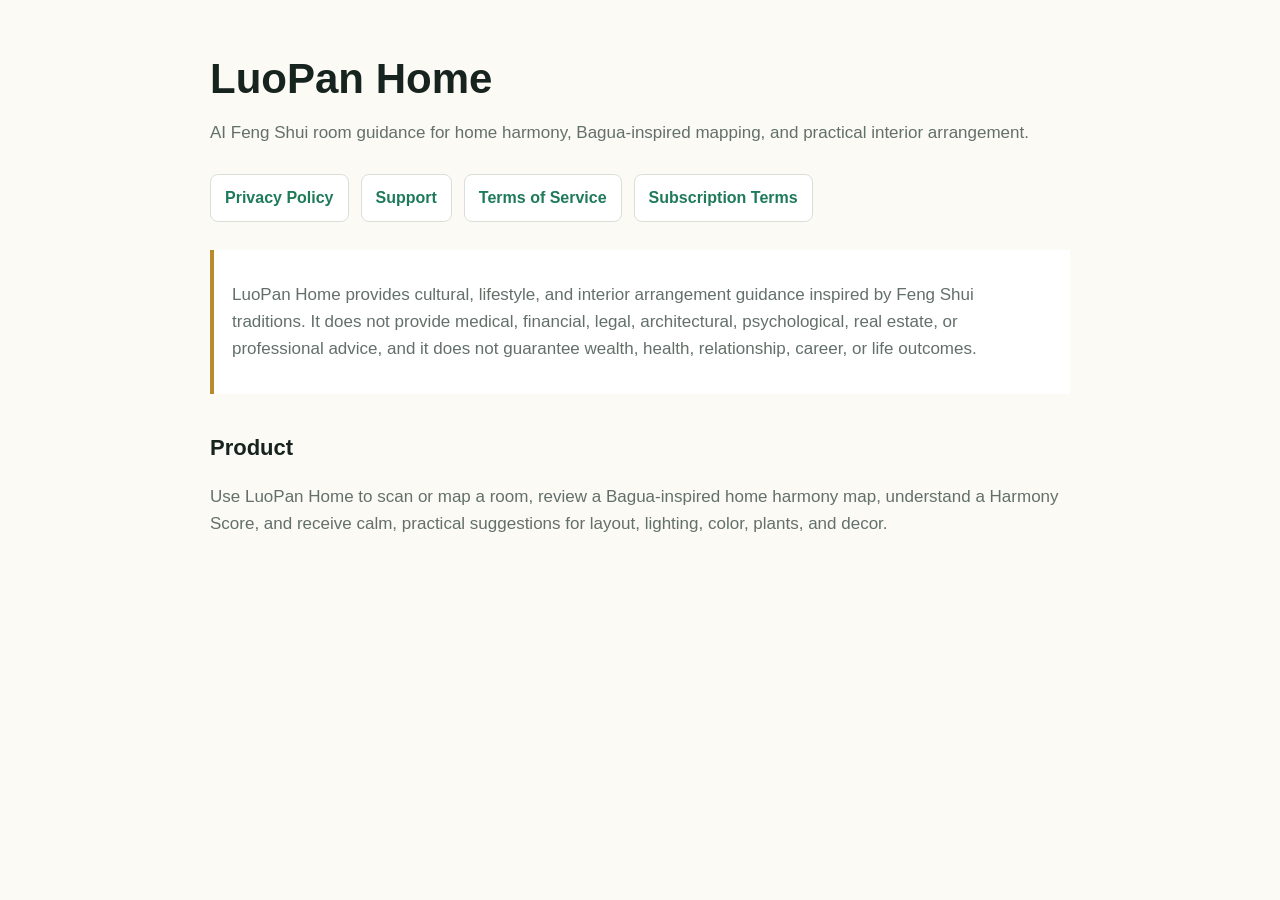
<file: index.html>
<!doctype html>
<html lang="en">
<head>
  <meta charset="utf-8">
  <meta name="viewport" content="width=device-width, initial-scale=1">
  <link rel="stylesheet" href="motion.css?v=20260915">
  <script src="motion.js?v=20260915" defer></script>
  <title>LuoPan Home</title>
  <style>
    :root {
      color-scheme: light;
      --ink: #17231f;
      --muted: #63706a;
      --jade: #1f7a5a;
      --gold: #b98b2f;
      --paper: #fbfaf5;
      --line: #d9ded6;
    }
    body {
      margin: 0;
      font-family: -apple-system, BlinkMacSystemFont, "Segoe UI", sans-serif;
      color: var(--ink);
      background: var(--paper);
      line-height: 1.6;
    }
    main {
      max-width: 860px;
      margin: 0 auto;
      padding: 56px 24px;
    }
    h1 {
      margin: 0 0 12px;
      font-size: 42px;
      line-height: 1.1;
    }
    h2 {
      margin-top: 36px;
      font-size: 22px;
    }
    p {
      color: var(--muted);
      font-size: 17px;
    }
    nav {
      display: flex;
      flex-wrap: wrap;
      gap: 12px;
      margin-top: 28px;
    }
    a {
      color: var(--jade);
      font-weight: 650;
    }
    nav a {
      border: 1px solid var(--line);
      border-radius: 8px;
      padding: 10px 14px;
      text-decoration: none;
      background: #fff;
    }
    .note {
      border-left: 4px solid var(--gold);
      padding: 14px 18px;
      background: #fff;
      margin-top: 28px;
    }
  </style>
<script src="site-analytics.js" defer></script>
</head>
<body>
  <main>
    <h1>LuoPan Home</h1>
    <p>AI Feng Shui room guidance for home harmony, Bagua-inspired mapping, and practical interior arrangement.</p>
    <nav>
      <a href="privacy.html">Privacy Policy</a>
      <a href="support.html">Support</a>
      <a href="terms.html">Terms of Service</a>
      <a href="subscription-terms.html">Subscription Terms</a>
    </nav>

    <section class="note">
      <p>LuoPan Home provides cultural, lifestyle, and interior arrangement guidance inspired by Feng Shui traditions. It does not provide medical, financial, legal, architectural, psychological, real estate, or professional advice, and it does not guarantee wealth, health, relationship, career, or life outcomes.</p>
    </section>

    <h2>Product</h2>
    <p>Use LuoPan Home to scan or map a room, review a Bagua-inspired home harmony map, understand a Harmony Score, and receive calm, practical suggestions for layout, lighting, color, plants, and decor.</p>
  </main>
</body>
</html>
</file>
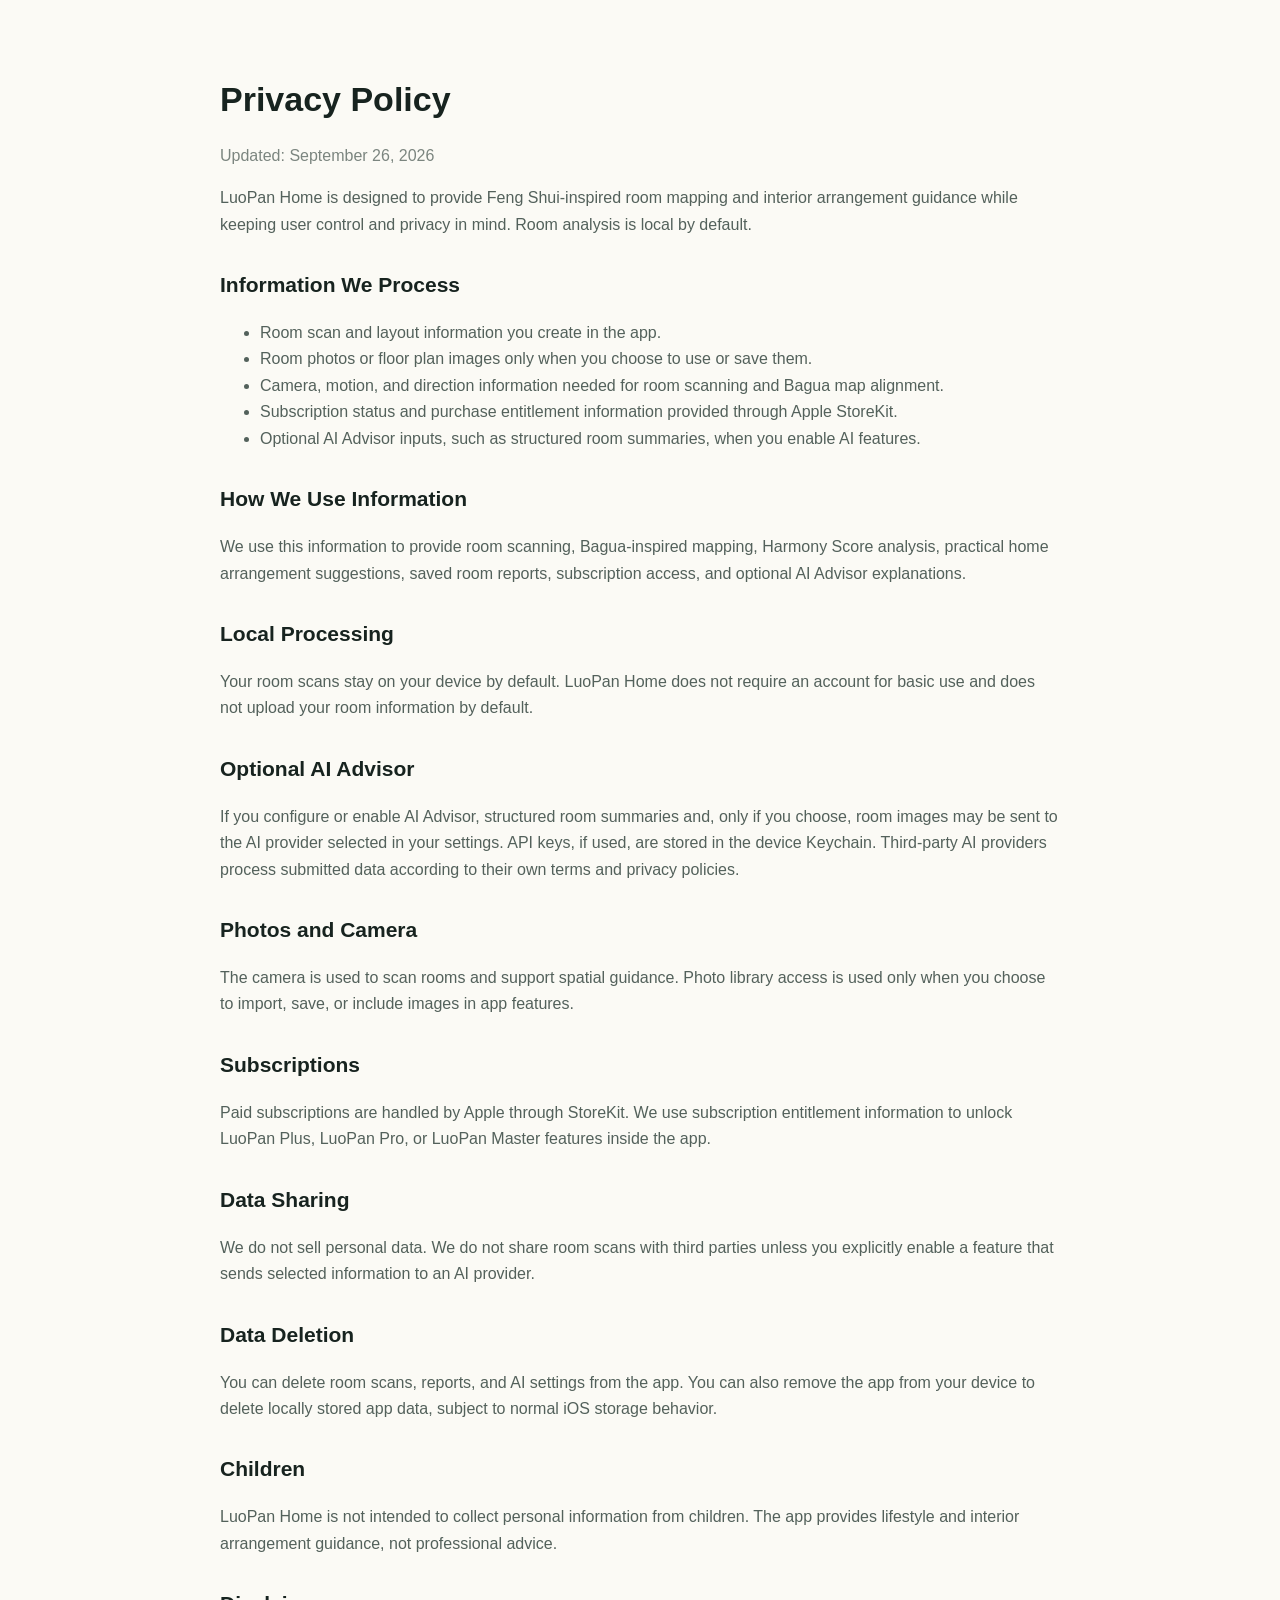
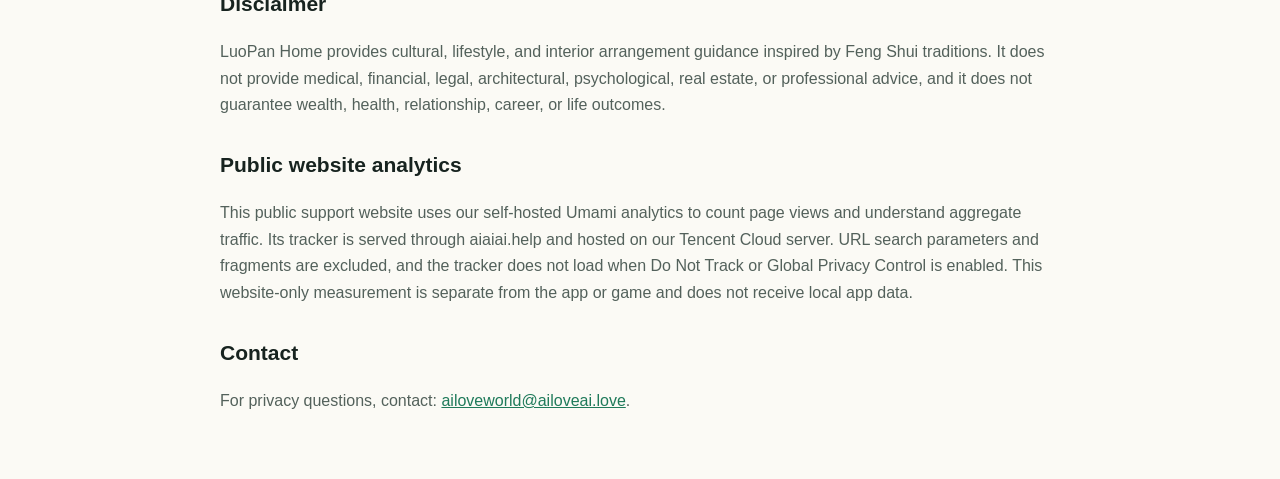
<file: privacy.html>
<!doctype html>
<html lang="en">
<head>
  <meta charset="utf-8">
  <meta name="viewport" content="width=device-width, initial-scale=1">
  <link rel="stylesheet" href="motion.css?v=20260915">
  <script src="motion.js?v=20260915" defer></script>
  <title>Privacy Policy - LuoPan Home</title>
  <style>
    body { margin: 0; font-family: -apple-system, BlinkMacSystemFont, "Segoe UI", sans-serif; color: #17231f; background: #fbfaf5; line-height: 1.65; }
    main { max-width: 840px; margin: 0 auto; padding: 48px 24px; }
    h1 { margin-bottom: 4px; font-size: 34px; }
    h2 { margin-top: 30px; font-size: 21px; }
    p, li { color: #53615b; font-size: 16px; }
    a { color: #1f7a5a; }
    .updated { color: #7b857f; }
  </style>
<script src="site-analytics.js" defer></script>
</head>
<body>
  <main>
    <h1>Privacy Policy</h1>
    <p class="updated">Updated: September 26, 2026</p>

    <p>LuoPan Home is designed to provide Feng Shui-inspired room mapping and interior arrangement guidance while keeping user control and privacy in mind. Room analysis is local by default.</p>

    <h2>Information We Process</h2>
    <ul>
      <li>Room scan and layout information you create in the app.</li>
      <li>Room photos or floor plan images only when you choose to use or save them.</li>
      <li>Camera, motion, and direction information needed for room scanning and Bagua map alignment.</li>
      <li>Subscription status and purchase entitlement information provided through Apple StoreKit.</li>
      <li>Optional AI Advisor inputs, such as structured room summaries, when you enable AI features.</li>
    </ul>

    <h2>How We Use Information</h2>
    <p>We use this information to provide room scanning, Bagua-inspired mapping, Harmony Score analysis, practical home arrangement suggestions, saved room reports, subscription access, and optional AI Advisor explanations.</p>

    <h2>Local Processing</h2>
    <p>Your room scans stay on your device by default. LuoPan Home does not require an account for basic use and does not upload your room information by default.</p>

    <h2>Optional AI Advisor</h2>
    <p>If you configure or enable AI Advisor, structured room summaries and, only if you choose, room images may be sent to the AI provider selected in your settings. API keys, if used, are stored in the device Keychain. Third-party AI providers process submitted data according to their own terms and privacy policies.</p>

    <h2>Photos and Camera</h2>
    <p>The camera is used to scan rooms and support spatial guidance. Photo library access is used only when you choose to import, save, or include images in app features.</p>

    <h2>Subscriptions</h2>
    <p>Paid subscriptions are handled by Apple through StoreKit. We use subscription entitlement information to unlock LuoPan Plus, LuoPan Pro, or LuoPan Master features inside the app.</p>

    <h2>Data Sharing</h2>
    <p>We do not sell personal data. We do not share room scans with third parties unless you explicitly enable a feature that sends selected information to an AI provider.</p>

    <h2>Data Deletion</h2>
    <p>You can delete room scans, reports, and AI settings from the app. You can also remove the app from your device to delete locally stored app data, subject to normal iOS storage behavior.</p>

    <h2>Children</h2>
    <p>LuoPan Home is not intended to collect personal information from children. The app provides lifestyle and interior arrangement guidance, not professional advice.</p>

    <h2>Disclaimer</h2>
    <p>LuoPan Home provides cultural, lifestyle, and interior arrangement guidance inspired by Feng Shui traditions. It does not provide medical, financial, legal, architectural, psychological, real estate, or professional advice, and it does not guarantee wealth, health, relationship, career, or life outcomes.</p>

<h2>Public website analytics</h2>
<p>This public support website uses our self-hosted Umami analytics to count page views and understand aggregate traffic. Its tracker is served through aiaiai.help and hosted on our Tencent Cloud server. URL search parameters and fragments are excluded, and the tracker does not load when Do Not Track or Global Privacy Control is enabled. This website-only measurement is separate from the app or game and does not receive local app data.</p>
    <h2>Contact</h2>
    <p>For privacy questions, contact: <a href="mailto:ailoveworld@ailoveai.love">ailoveworld@ailoveai.love</a>.</p>
  </main>
</body>
</html>
</file>
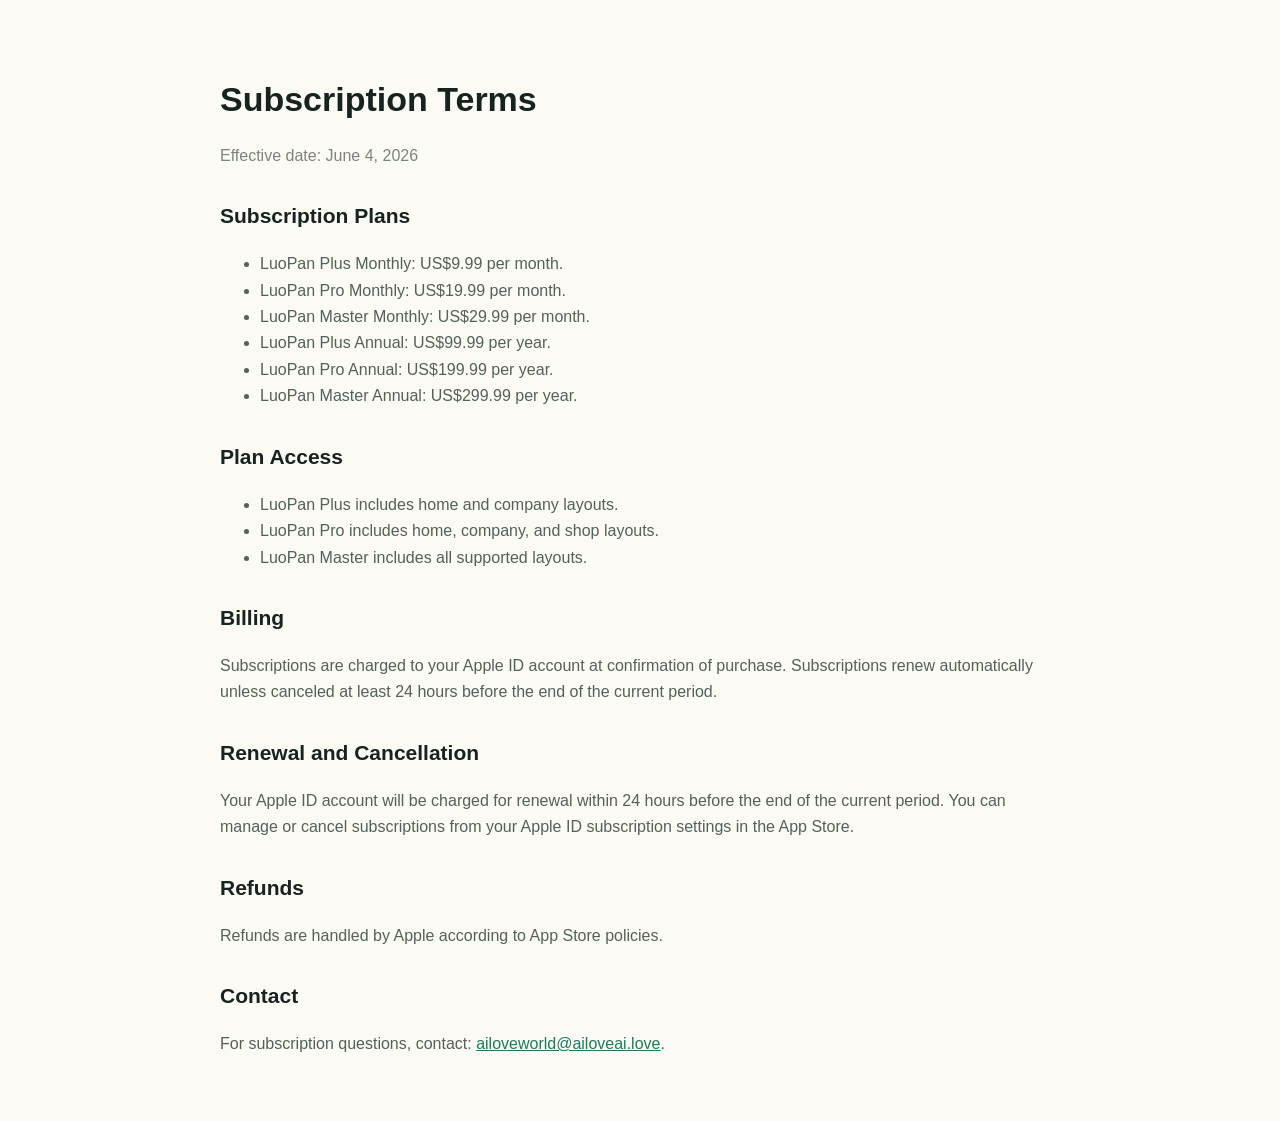
<file: subscription-terms.html>
<!doctype html>
<html lang="en">
<head>
  <meta charset="utf-8">
  <meta name="viewport" content="width=device-width, initial-scale=1">
  <link rel="stylesheet" href="motion.css?v=20260915">
  <script src="motion.js?v=20260915" defer></script>
  <title>Subscription Terms - LuoPan Home</title>
  <style>
    body { margin: 0; font-family: -apple-system, BlinkMacSystemFont, "Segoe UI", sans-serif; color: #17231f; background: #fbfaf5; line-height: 1.65; }
    main { max-width: 840px; margin: 0 auto; padding: 48px 24px; }
    h1 { margin-bottom: 4px; font-size: 34px; }
    h2 { margin-top: 30px; font-size: 21px; }
    p, li { color: #53615b; font-size: 16px; }
    a { color: #1f7a5a; }
    .updated { color: #7b857f; }
  </style>
<script src="site-analytics.js" defer></script>
</head>
<body>
  <main>
    <h1>Subscription Terms</h1>
    <p class="updated">Effective date: June 4, 2026</p>

    <h2>Subscription Plans</h2>
    <ul>
      <li>LuoPan Plus Monthly: US$9.99 per month.</li>
      <li>LuoPan Pro Monthly: US$19.99 per month.</li>
      <li>LuoPan Master Monthly: US$29.99 per month.</li>
      <li>LuoPan Plus Annual: US$99.99 per year.</li>
      <li>LuoPan Pro Annual: US$199.99 per year.</li>
      <li>LuoPan Master Annual: US$299.99 per year.</li>
    </ul>

    <h2>Plan Access</h2>
    <ul>
      <li>LuoPan Plus includes home and company layouts.</li>
      <li>LuoPan Pro includes home, company, and shop layouts.</li>
      <li>LuoPan Master includes all supported layouts.</li>
    </ul>

    <h2>Billing</h2>
    <p>Subscriptions are charged to your Apple ID account at confirmation of purchase. Subscriptions renew automatically unless canceled at least 24 hours before the end of the current period.</p>

    <h2>Renewal and Cancellation</h2>
    <p>Your Apple ID account will be charged for renewal within 24 hours before the end of the current period. You can manage or cancel subscriptions from your Apple ID subscription settings in the App Store.</p>

    <h2>Refunds</h2>
    <p>Refunds are handled by Apple according to App Store policies.</p>

    <h2>Contact</h2>
    <p>For subscription questions, contact: <a href="mailto:ailoveworld@ailoveai.love">ailoveworld@ailoveai.love</a>.</p>
  </main>
</body>
</html>
</file>
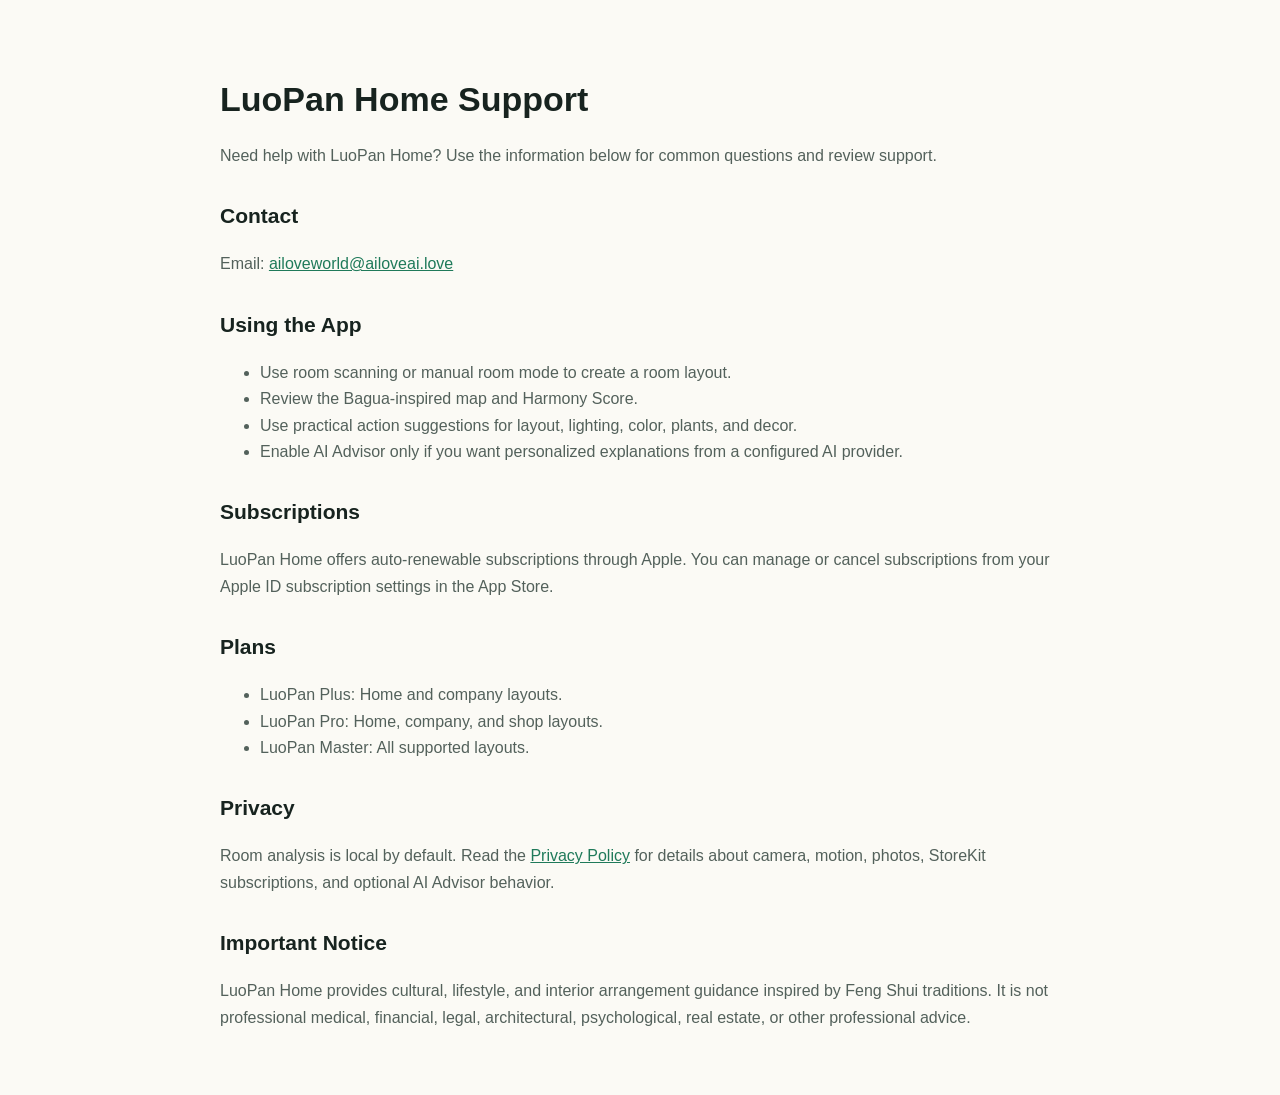
<file: support.html>
<!doctype html>
<html lang="en">
<head>
  <meta charset="utf-8">
  <meta name="viewport" content="width=device-width, initial-scale=1">
  <link rel="stylesheet" href="motion.css?v=20260915">
  <script src="motion.js?v=20260915" defer></script>
  <title>Support - LuoPan Home</title>
  <style>
    body { margin: 0; font-family: -apple-system, BlinkMacSystemFont, "Segoe UI", sans-serif; color: #17231f; background: #fbfaf5; line-height: 1.65; }
    main { max-width: 840px; margin: 0 auto; padding: 48px 24px; }
    h1 { margin-bottom: 4px; font-size: 34px; }
    h2 { margin-top: 30px; font-size: 21px; }
    p, li { color: #53615b; font-size: 16px; }
    a { color: #1f7a5a; }
  </style>
<script src="site-analytics.js" defer></script>
</head>
<body>
  <main>
    <h1>LuoPan Home Support</h1>
    <p>Need help with LuoPan Home? Use the information below for common questions and review support.</p>

    <h2>Contact</h2>
    <p>Email: <a href="mailto:ailoveworld@ailoveai.love">ailoveworld@ailoveai.love</a></p>

    <h2>Using the App</h2>
    <ul>
      <li>Use room scanning or manual room mode to create a room layout.</li>
      <li>Review the Bagua-inspired map and Harmony Score.</li>
      <li>Use practical action suggestions for layout, lighting, color, plants, and decor.</li>
      <li>Enable AI Advisor only if you want personalized explanations from a configured AI provider.</li>
    </ul>

    <h2>Subscriptions</h2>
    <p>LuoPan Home offers auto-renewable subscriptions through Apple. You can manage or cancel subscriptions from your Apple ID subscription settings in the App Store.</p>

    <h2>Plans</h2>
    <ul>
      <li>LuoPan Plus: Home and company layouts.</li>
      <li>LuoPan Pro: Home, company, and shop layouts.</li>
      <li>LuoPan Master: All supported layouts.</li>
    </ul>

    <h2>Privacy</h2>
    <p>Room analysis is local by default. Read the <a href="privacy.html">Privacy Policy</a> for details about camera, motion, photos, StoreKit subscriptions, and optional AI Advisor behavior.</p>

    <h2>Important Notice</h2>
    <p>LuoPan Home provides cultural, lifestyle, and interior arrangement guidance inspired by Feng Shui traditions. It is not professional medical, financial, legal, architectural, psychological, real estate, or other professional advice.</p>
  </main>
</body>
</html>
</file>
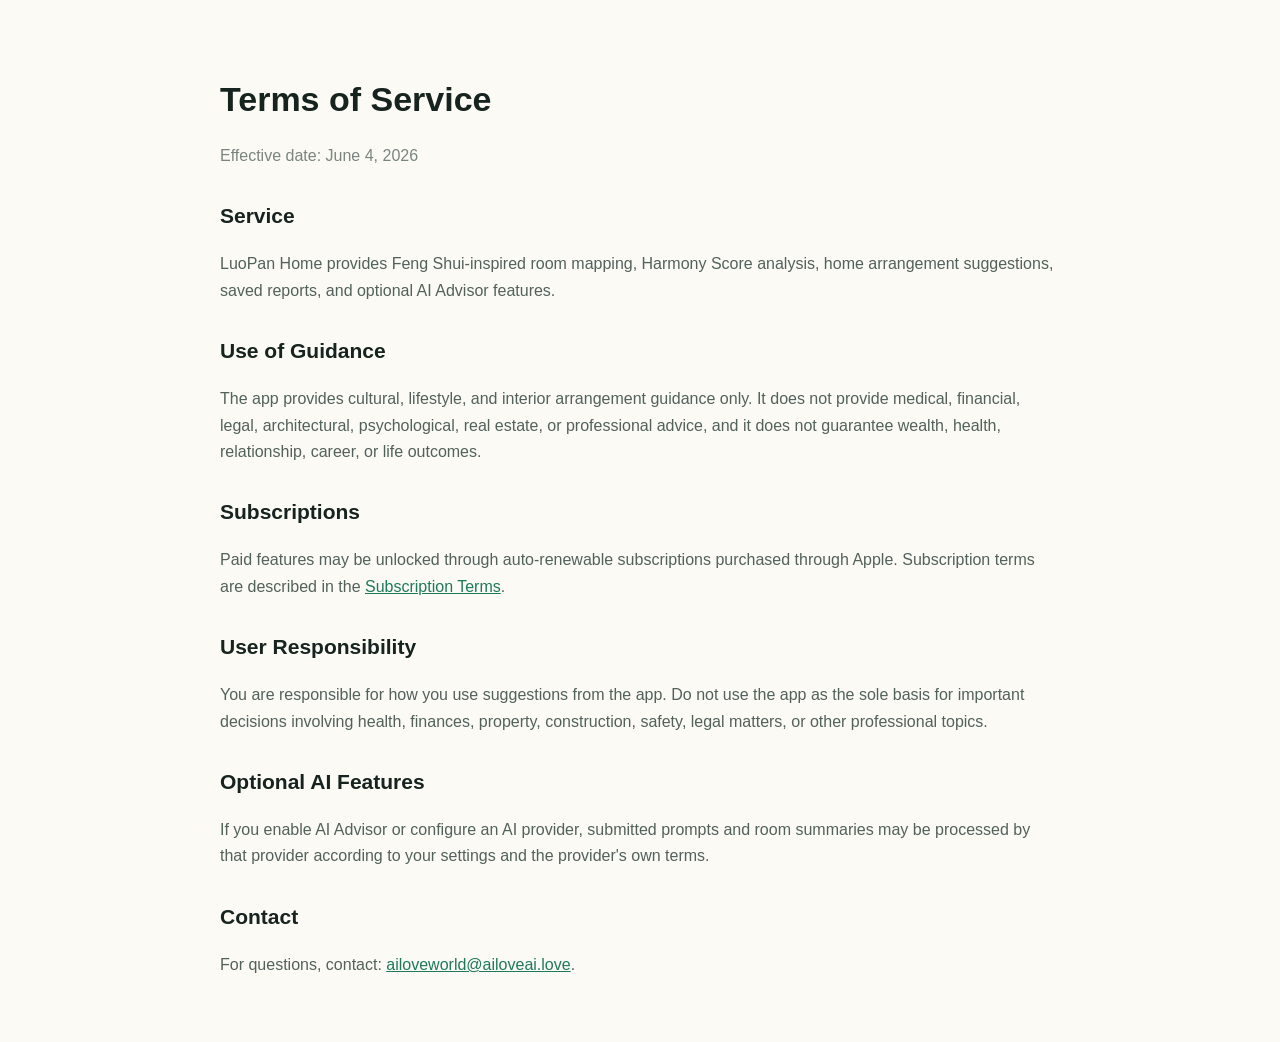
<file: terms.html>
<!doctype html>
<html lang="en">
<head>
  <meta charset="utf-8">
  <meta name="viewport" content="width=device-width, initial-scale=1">
  <link rel="stylesheet" href="motion.css?v=20260915">
  <script src="motion.js?v=20260915" defer></script>
  <title>Terms of Service - LuoPan Home</title>
  <style>
    body { margin: 0; font-family: -apple-system, BlinkMacSystemFont, "Segoe UI", sans-serif; color: #17231f; background: #fbfaf5; line-height: 1.65; }
    main { max-width: 840px; margin: 0 auto; padding: 48px 24px; }
    h1 { margin-bottom: 4px; font-size: 34px; }
    h2 { margin-top: 30px; font-size: 21px; }
    p, li { color: #53615b; font-size: 16px; }
    a { color: #1f7a5a; }
    .updated { color: #7b857f; }
  </style>
<script src="site-analytics.js" defer></script>
</head>
<body>
  <main>
    <h1>Terms of Service</h1>
    <p class="updated">Effective date: June 4, 2026</p>

    <h2>Service</h2>
    <p>LuoPan Home provides Feng Shui-inspired room mapping, Harmony Score analysis, home arrangement suggestions, saved reports, and optional AI Advisor features.</p>

    <h2>Use of Guidance</h2>
    <p>The app provides cultural, lifestyle, and interior arrangement guidance only. It does not provide medical, financial, legal, architectural, psychological, real estate, or professional advice, and it does not guarantee wealth, health, relationship, career, or life outcomes.</p>

    <h2>Subscriptions</h2>
    <p>Paid features may be unlocked through auto-renewable subscriptions purchased through Apple. Subscription terms are described in the <a href="subscription-terms.html">Subscription Terms</a>.</p>

    <h2>User Responsibility</h2>
    <p>You are responsible for how you use suggestions from the app. Do not use the app as the sole basis for important decisions involving health, finances, property, construction, safety, legal matters, or other professional topics.</p>

    <h2>Optional AI Features</h2>
    <p>If you enable AI Advisor or configure an AI provider, submitted prompts and room summaries may be processed by that provider according to your settings and the provider's own terms.</p>

    <h2>Contact</h2>
    <p>For questions, contact: <a href="mailto:ailoveworld@ailoveai.love">ailoveworld@ailoveai.love</a>.</p>
  </main>
</body>
</html>
</file>
<file: motion.css>
:root { --motion-enter: 400ms; --motion-normal: 220ms; --motion-ease-out: cubic-bezier(.22,1,.36,1); }
.motion-reveal { opacity: 1; transform: none; }
html.motion-ready .motion-reveal:not(.visible) { opacity: 0; transform: translate3d(0, 8px, 0); }
html.motion-ready .motion-reveal.visible {
  opacity: 1;
  transform: translate3d(0, 0, 0);
  transition: opacity var(--motion-enter) var(--motion-ease-out) var(--motion-delay, 0ms), transform var(--motion-enter) var(--motion-ease-out) var(--motion-delay, 0ms);
}
a, button, .card, section { transition: color var(--motion-normal) ease, background-color var(--motion-normal) ease, border-color var(--motion-normal) ease, box-shadow var(--motion-normal) ease, transform var(--motion-normal) var(--motion-ease-out); }
a:active, button:active { transform: scale(.98); }
@media (hover: hover) and (pointer: fine) { .card:hover, main > section:hover { transform: translateY(-2px); } }
@media (prefers-reduced-motion: reduce) {
  html { scroll-behavior: auto; }
  *, *::before, *::after { animation-duration: .01ms !important; animation-iteration-count: 1 !important; transition-duration: .01ms !important; }
  .motion-reveal { opacity: 1 !important; transform: none !important; }
}
</file>
